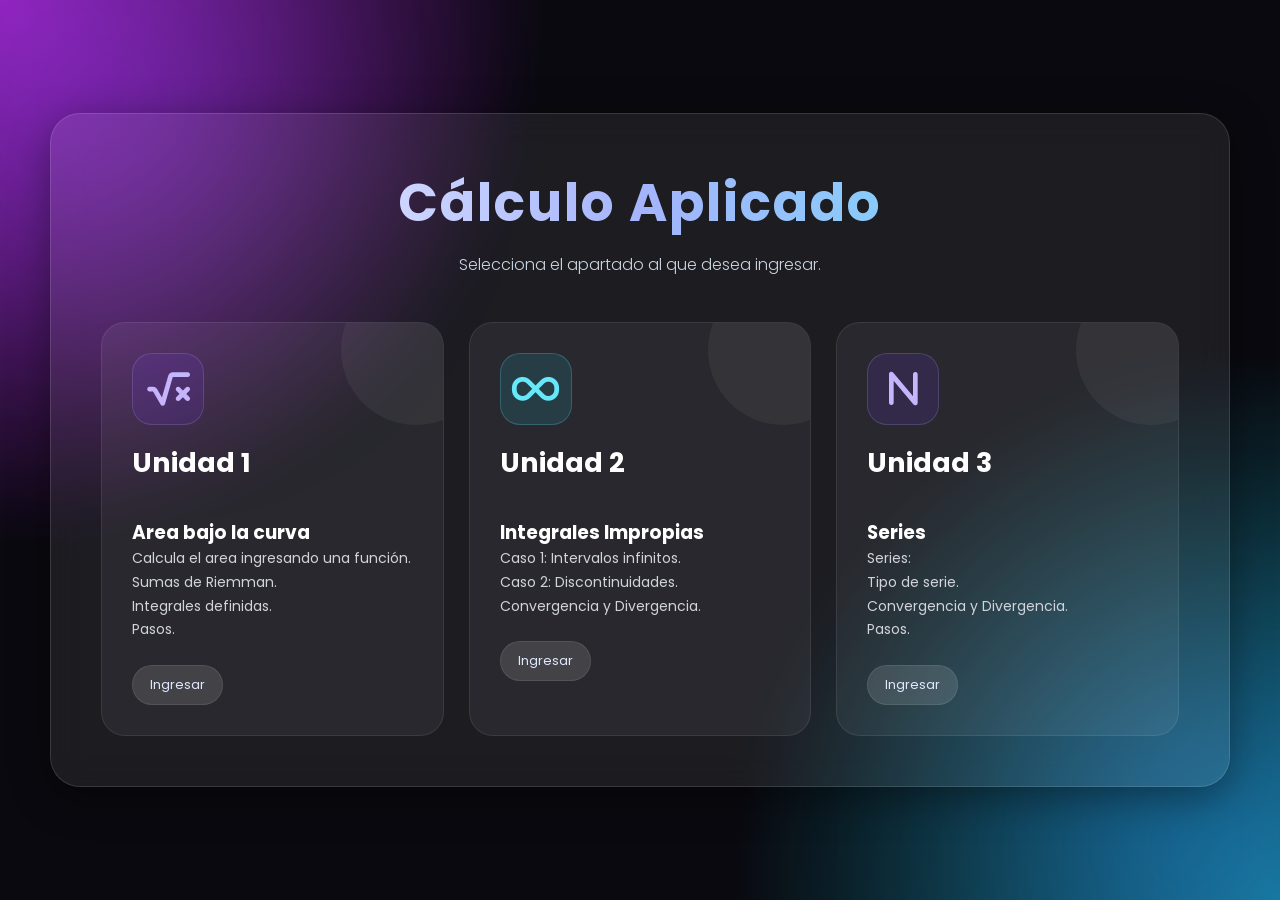
<file: index.html>
<!DOCTYPE html>
<html lang="es">
<head>
    <meta charset="UTF-8">
    <meta name="viewport" content="width=device-width, initial-scale=1.0">
    <title>proyectos</title>
    <link rel="stylesheet" href="styles.css">
    <link rel="preconnect" href="https://fonts.googleapis.com">
    <link rel="preconnect" href="https://fonts.gstatic.com" crossorigin>
    <link href="https://fonts.googleapis.com/css2?family=Poppins:wght@300;400;600;700&display=swap" rel="stylesheet">
    <link rel="stylesheet"
    href="https://cdnjs.cloudflare.com/ajax/libs/font-awesome/6.5.1/css/all.min.css">

</head>
<body>

    <div class="blur"></div>
    <div class="blur2"></div>

    <div class="contenedor">

        <div class="titulo">
            <h1>Cálculo Aplicado</h1>
            <p>Selecciona el apartado al que desea ingresar.</p>
        </div>

        <div class="cards">

            <a class="card" href="integrales/index.html">
                <div class="linea"></div>
                <div class="icono">
                    <i class="fa-solid fa-square-root-variable"></i>
                </div>
                <h2>Unidad 1 </h2>
                </br> 
                <h3>Area bajo la curva</h3>
                <p>
                    Calcula el area ingresando una función.
                    </br>
                    Sumas de Riemman.
                    </br>
                    Integrales definidas.
                </br>
                Pasos.
                </p>
                <span class="etiqueta">Ingresar</span>
            </a>
            <a class="card card-impropias" href="impropias/index.html">
        <div class="linea"></div>

    <div class="icono">
        <i class="fa-solid fa-infinity"></i>
    </div>

    <h2>Unidad 2 </h2>
        </br> 
    <h3>Integrales Impropias</h3>

    <p>
        Caso 1: Intervalos infinitos.
        <br>
        Caso 2: Discontinuidades.
        <br>
        Convergencia y Divergencia.
    
    </p>

    <span class="etiqueta">Ingresar</span>
</a>

            <a class="card" href="series/index.html">
                <div class="linea"></div>
                 <div class="icono">
                    <i class="fa-solid fa-n"></i>
                </div>
                <h2>Unidad 3 </h2>
                </br> 
                <h3>Series</h3>
                <p>
                    Series:
                </br>
                    Tipo de serie.
                    </br>
                     Convergencia y Divergencia.
                     </br>
                     Pasos.
                </p>
                <span class="etiqueta">Ingresar</span>
            </a>
            

        </div>

    </div>

</body>
</html>
</file>
<file: styles.css>
*{
    margin:0;
    padding:0;
    box-sizing:border-box;
    font-family:'Poppins', sans-serif;
}

body{
    min-height:100vh;
    display:flex;
    justify-content:center;
    align-items:center;
    padding:45px 24px;
    overflow-y:auto;
    background:
        radial-gradient(circle at top left, #9621b6, transparent 35%),
        radial-gradient(circle at bottom right, #157e8e, transparent 35%),
        #09090f;
    color:white;
}

.blur{
    position:fixed;
    width:400px;
    height:400px;
    background:#7c3aed;
    filter:blur(120px);
    opacity:0.35;
    border-radius:50%;
    top:-100px;
    left:-100px;
    pointer-events:none;
}

.blur2{
    position:fixed;
    width:350px;
    height:350px;
    background:#2563eb;
    filter:blur(120px);
    opacity:0.35;
    border-radius:50%;
    bottom:-120px;
    right:-100px;
    pointer-events:none;
}

.contenedor{
    position:relative;
    width:min(1180px, 100%);
    padding:50px;
    border-radius:30px;
    backdrop-filter:blur(18px);
    background:rgba(255,255,255,0.08);
    border:1px solid rgba(255,255,255,0.12);
    box-shadow:0 10px 40px rgba(0,0,0,0.4);
}

.titulo{
    text-align:center;
    margin-bottom:45px;
}

.titulo h1{
    font-size:52px;
    font-weight:700;
    letter-spacing:2px;
    background:linear-gradient(90deg,#ffffff,#a5b4fc,#67e8f9);
    -webkit-background-clip:text;
    -webkit-text-fill-color:transparent;
}

.titulo p{
    margin-top:10px;
    color:#cbd5e1;
    font-size:16px;
    font-weight:300;
}

.cards{
    display:grid;
    grid-template-columns:repeat(3, minmax(250px, 1fr));
    gap:25px;
}

.card{
    position:relative;
    overflow:hidden;
    min-height:355px;
    padding:30px;
    border-radius:24px;
    text-decoration:none;
    color:white;
    background:rgba(255,255,255,0.06);
    border:1px solid rgba(255,255,255,0.08);
    transition:0.35s ease;
}

.card:hover{
    transform:translateY(-10px) scale(1.02);
    box-shadow:0 10px 35px rgba(99,102,241,0.35);
    border-color:rgba(255,255,255,0.20);
    background:rgba(255,255,255,0.085);
}

.icono{
    position:relative;
    z-index:1;
    width:72px;
    height:72px;
    display:grid;
    place-items:center;
    margin-bottom:22px;
    border-radius:20px;
    font-size:38px;
    color:#c4b5fd;
    background:rgba(124,58,237,0.14);
    border:1px solid rgba(196,181,253,0.18);
}

.card h2{
    position:relative;
    z-index:1;
    font-size:27px;
    line-height:1.2;
    margin-bottom:14px;
}

.card p{
    position:relative;
    z-index:1;
    color:#d1d5db;
    line-height:1.7;
    font-size:14px;
}

.etiqueta{
    position:relative;
    z-index:1;
    display:inline-block;
    margin-top:23px;
    padding:9px 17px;
    border-radius:999px;
    background:rgba(255,255,255,0.12);
    border:1px solid rgba(255,255,255,0.09);
    font-size:13px;
    color:#e0e7ff;
    transition:0.25s ease;
}

.card:hover .etiqueta{
    background:rgba(99,102,241,0.22);
    border-color:rgba(165,180,252,0.28);
}

.linea{
    position:absolute;
    width:150px;
    height:150px;
    background:rgba(255,255,255,0.05);
    border-radius:50%;
    top:-48px;
    right:-48px;
    transition:0.35s ease;
}

.card:hover .linea{
    transform:scale(1.15);
    background:rgba(124,58,237,0.12);
}

/* Tarjeta de integrales impropias */

.card-impropias .icono{
    color:#67e8f9;
    background:rgba(34,211,238,0.12);
    border-color:rgba(103,232,249,0.22);
}

.card-impropias:hover{
    box-shadow:0 10px 35px rgba(34,211,238,0.23);
    border-color:rgba(103,232,249,0.25);
}

.card-impropias:hover .etiqueta{
    background:rgba(34,211,238,0.14);
    border-color:rgba(103,232,249,0.26);
    color:#cffafe;
}

.card-impropias:hover .linea{
    background:rgba(34,211,238,0.12);
}

/* Ajustes responsivos */

@media(max-width:1050px){

    body{
        align-items:flex-start;
    }

    .cards{
        grid-template-columns:repeat(2, minmax(270px, 1fr));
    }

    .card-impropias{
        grid-column:1 / -1;
        max-width:540px;
        width:100%;
        justify-self:center;
    }
}

@media(max-width:700px){

    body{
        padding:24px 14px;
    }

    .contenedor{
        padding:34px 20px;
        border-radius:24px;
    }

    .titulo{
        margin-bottom:32px;
    }

    .titulo h1{
        font-size:37px;
        letter-spacing:1px;
    }

    .titulo p{
        font-size:14px;
    }

    .cards{
        grid-template-columns:1fr;
        gap:18px;
    }

    .card,
    .card-impropias{
        grid-column:auto;
        max-width:none;
        min-height:auto;
        padding:25px;
    }

    .card h2{
        font-size:24px;
    }

    .icono{
        width:62px;
        height:62px;
        font-size:32px;
    }
}
</file>
